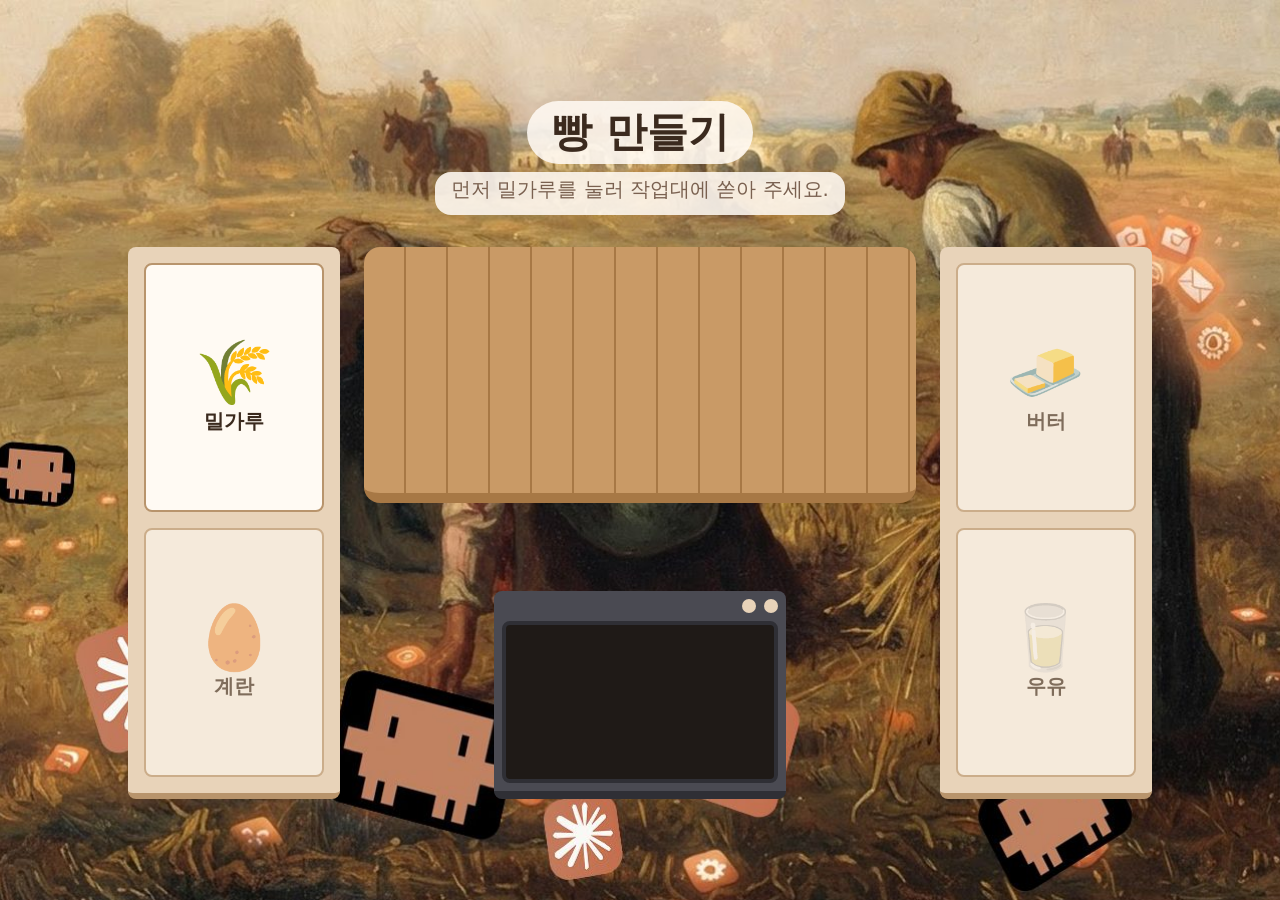
<file: game-bbang.html>
<!DOCTYPE html>
<html lang="ko">
<head>
  <meta charset="UTF-8">
  <meta name="viewport" content="width=device-width, initial-scale=1.0">
  <title>빵 만들기 미니게임 | 클래스로</title>
  <meta name="description" content="재료를 모으고 반죽을 치대어 오븐에 구워 보는 빵 만들기 미니게임입니다.">
  <link rel="stylesheet" href="css/game.css">
  <script src="js/game.js" defer></script>
</head>
<body>
  <main class="game">
    <h1 class="game-title">빵 만들기</h1>
    <p class="game-status" data-status aria-live="polite">먼저 밀가루를 눌러 작업대에 쏟아 주세요.</p>

    <div class="kitchen">
      <ul class="shelf" aria-label="재료 선반 (왼쪽)">
        <li>
          <button class="ingredient" type="button" data-ingredient="flour">
            <span class="ingredient-icon" aria-hidden="true">🌾</span>
            <span class="ingredient-name">밀가루</span>
          </button>
        </li>
        <li>
          <button class="ingredient" type="button" data-ingredient="egg" disabled>
            <span class="ingredient-icon" aria-hidden="true">🥚</span>
            <span class="ingredient-name">계란</span>
          </button>
        </li>
      </ul>

      <div class="center-area">
        <div class="workbench" data-workbench aria-label="작업대">
          <div class="flour-mound" data-flour-mound aria-hidden="true" hidden>
            <span class="flour-well" data-flour-well hidden></span>
            <span class="well-item well-milk" data-well-item="milk" hidden></span>
            <span class="well-item well-egg" data-well-item="egg" hidden><span class="egg-yolk"></span></span>
            <span class="well-item well-butter" data-well-item="butter" hidden></span>
          </div>
          <span class="fist fist-left" data-fist="left" aria-hidden="true" hidden>🤜</span>
          <span class="fist fist-right" data-fist="right" aria-hidden="true" hidden>🤛</span>
          <button class="dough" type="button" data-dough hidden>
            <span class="visually-hidden">반죽 치대기</span>
          </button>
        </div>

        <div class="controls">
          <button class="action-button" type="button" data-knead-button hidden>반죽하기</button>
          <p class="knead-count" data-knead-count hidden>0 / 10</p>
        </div>

        <div class="oven" data-oven aria-label="오븐">
          <div class="oven-top" aria-hidden="true">
            <span class="oven-knob"></span>
            <span class="oven-knob"></span>
          </div>
          <div class="oven-window" data-oven-window>
            <span class="oven-content" data-oven-content></span>
          </div>
          <progress class="bake-progress" data-bake-progress max="100" value="0" aria-label="굽기 진행률" hidden></progress>
        </div>

      </div>

      <ul class="shelf" aria-label="재료 선반 (오른쪽)">
        <li>
          <button class="ingredient" type="button" data-ingredient="butter" disabled>
            <span class="ingredient-icon" aria-hidden="true">🧈</span>
            <span class="ingredient-name">버터</span>
          </button>
        </li>
        <li>
          <button class="ingredient" type="button" data-ingredient="milk" disabled>
            <span class="ingredient-icon" aria-hidden="true">🥛</span>
            <span class="ingredient-name">우유</span>
          </button>
        </li>
      </ul>
    </div>
    <div class="result" data-result hidden>
      <div class="result-stage">
        <div class="steam" aria-hidden="true">
          <svg class="steam-wisp" viewBox="0 0 20 60"><path d="M10 58C3 48 17 40 10 30C3 20 17 12 10 2"/></svg>
          <svg class="steam-wisp" viewBox="0 0 20 60"><path d="M10 58C3 48 17 40 10 30C3 20 17 12 10 2"/></svg>
          <svg class="steam-wisp" viewBox="0 0 20 60"><path d="M10 58C3 48 17 40 10 30C3 20 17 12 10 2"/></svg>
        </div>
        <svg class="result-bread" data-result-bread viewBox="0 0 64 64" role="img" aria-label="갓 구운 식빵">
          <path d="M12 30C6 30 4 22 8 16C12 9 22 8 32 8C42 8 52 9 56 16C60 22 58 30 52 30V54Q52 58 48 58H16Q12 58 12 54Z" fill="#c47a35"/>
          <path d="M16.5 31.5C12 31 10.5 25 13 20.5C16 15.5 24 12.5 32 12.5C40 12.5 48 15.5 51 20.5C53.5 25 52 31 47.5 31.5V52Q47.5 54 45.5 54H18.5Q16.5 54 16.5 52Z" fill="#f8e3b8"/>
          <g fill="#e8c88a">
            <ellipse cx="24" cy="26" rx="1.6" ry="1"/>
            <ellipse cx="38" cy="22" rx="1.4" ry="0.9"/>
            <ellipse cx="30" cy="37" rx="1.6" ry="1"/>
            <ellipse cx="41" cy="43" rx="1.3" ry="0.9"/>
            <ellipse cx="23" cy="46" rx="1.2" ry="0.8"/>
          </g>
          <path d="M21 10.8C25 10.1 28.5 9.9 32 9.9" stroke="#e3a465" stroke-width="1.6" stroke-linecap="round" fill="none"/>
        </svg>
      </div>
      <div class="result-actions">
        <p class="result-text">빵이 완성됐어요!</p>
        <button class="action-button" type="button" data-restart>다시 만들기</button>
      </div>
    </div>
  </main>
</body>
</html>
</file>
<file: css/game.css>
:root {
  --color-bg: #fdf6ec;
  --color-text: #3b2a1e;
  --color-muted: #7a6150;
  --color-primary: #c8642c;
  --color-primary-dark: #9e4a1c;
  --color-on-primary: #ffffff;
  --color-shelf: #e8d3b9;
  --color-shelf-edge: #b8946c;
  --color-card: #fffaf3;
  --color-wood: #c99a66;
  --color-wood-dark: #a77845;
  --color-dough: #f3dfb8;
  --color-dough-shadow: #d9bb86;
  --color-oven: #4a4a52;
  --color-oven-dark: #2f2f35;
  --color-oven-window: #1f1a17;
  --color-oven-glow: #ff9d3c;
  --color-focus: #2f6fdb;

  --color-flour: #fbfaf6;
  --color-flour-light: #ffffff;
  --color-flour-shadow: #e2dbcc;
  --color-well: #ece5d6;
  --color-kraft: #d8b88a;
  --color-kraft-dark: #b8935f;
  --color-egg-shell: #f0d9bb;
  --color-egg-shell-light: #fff6ea;
  --color-egg-white: #fdfcf6;
  --color-yolk: #f5ac12;
  --color-yolk-light: #ffd970;
  --color-butter: #f6dc78;
  --color-butter-light: #fdf0b4;
  --color-butter-dark: #dcbc4f;
  --color-milk: #ffffff;
  --color-milk-pool: #e3ecf8;
  --color-glass: #c9dbe8;
  --color-glass-tint: #eef5fa;
  --shadow-soft: rgba(80, 60, 30, 0.22);
  --color-overlay: rgba(43, 28, 18, 0.62);
  --color-label-bg: rgba(255, 250, 243, 0.88);
  --image-background: url("../images/game-background.jpg");
  --color-steam: rgba(255, 255, 255, 0.85);
  --shadow-bread: rgba(0, 0, 0, 0.35);
  --result-size: 40vmin;

  --font-base: "Pretendard", "Apple SD Gothic Neo", "Malgun Gothic", system-ui, sans-serif;
  --font-size-xs: 0.6875rem;
  --font-size-sm: 0.8125rem;
  --font-size-md: 1rem;
  --font-size-lg: 1.25rem;
  --font-size-xl: clamp(1.75rem, 4.5vmin, 3rem);
  --font-size-status: clamp(1rem, 2.2vmin, 1.375rem);
  --font-size-ingredient: clamp(0.8125rem, 2.2vmin, 1.375rem);
  --icon-size: clamp(2rem, 7vmin, 5rem);
  --icon-size-lg: clamp(2.75rem, 9vmin, 6rem);
  --fist-size: clamp(2rem, 9vmin, 6rem);
  --prop-size: clamp(1rem, 3vmin, 2.4rem);
  --game-width: 80vw;
  --game-height: 80vh;

  --space-xs: 0.25rem;
  --space-sm: 0.5rem;
  --space-md: 1rem;
  --space-lg: 1.5rem;
  --space-xl: 2rem;

  --radius-sm: 0.5rem;
  --radius-md: 1rem;
  --radius-pill: 999px;

  --dough-size: clamp(5rem, 20vmin, 14rem);
  --workbench-height: 13rem;
  --oven-window-height: clamp(6rem, 18vh, 14rem);
  --particle-size: clamp(0.3rem, 0.9vmin, 0.7rem);
}

*,
*::before,
*::after {
  box-sizing: border-box;
}

html {
  min-height: 100%;
}

/* 배경 그림은 페이지 전체 높이를 채우고, 내용이 화면보다 길면 함께 스크롤된다. */
body {
  display: flex;
  align-items: center;
  justify-content: center;
  min-height: 100vh;
  margin: 0;
  font-family: var(--font-base);
  font-size: var(--font-size-md);
  color: var(--color-text);
  background: var(--color-bg) var(--image-background) center / cover no-repeat;
}

button {
  font: inherit;
  color: inherit;
  cursor: pointer;
}

button:focus-visible {
  outline: 3px solid var(--color-focus);
  outline-offset: 3px;
}

.visually-hidden {
  position: absolute;
  width: 1px;
  height: 1px;
  overflow: hidden;
  clip: rect(0 0 0 0);
  white-space: nowrap;
}

/* 레이아웃 */
.game {
  display: flex;
  flex-direction: column;
  width: var(--game-width);
  min-height: var(--game-height);
  padding-block: var(--space-md);
}

.game-title {
  align-self: center;
  margin: 0;
  padding: var(--space-xs) var(--space-lg);
  background: var(--color-label-bg);
  border-radius: var(--radius-pill);
  font-size: var(--font-size-xl);
  text-align: center;
}

.game-status {
  align-self: center;
  max-width: 100%;
  padding: var(--space-xs) var(--space-md);
  background: var(--color-label-bg);
  border-radius: var(--radius-md);
  min-height: 2.2em;
  font-size: var(--font-size-status);
  margin: var(--space-sm) 0 var(--space-xl);
  color: var(--color-muted);
  text-align: center;
}

.kitchen {
  display: grid;
  flex: 1;
  grid-template-columns: minmax(0, 1fr) minmax(0, 2.6fr) minmax(0, 1fr);
  gap: var(--space-sm);
}

/* 재료 선반 */
.shelf {
  display: flex;
  flex-direction: column;
  gap: var(--space-sm);
  margin: 0;
  padding: var(--space-sm);
  list-style: none;
  background: var(--color-shelf);
  align-self: stretch;
  border-bottom: 6px solid var(--color-shelf-edge);
  border-radius: var(--radius-sm);
}

.shelf li {
  display: flex;
  flex: 1;
}

.ingredient {
  display: flex;
  flex-direction: column;
  align-items: center;
  justify-content: center;
  gap: var(--space-xs);
  width: 100%;
  padding: var(--space-sm) var(--space-xs);
  background: var(--color-card);
  border: 2px solid var(--color-shelf-edge);
  border-radius: var(--radius-sm);
  transition: transform 0.15s ease, opacity 0.3s ease;
}

.ingredient:hover:not(:disabled) {
  transform: translateY(-3px);
}

.ingredient:disabled {
  cursor: not-allowed;
  opacity: 0.6;
}

.ingredient.is-used {
  cursor: default;
  opacity: 0.3;
}

.ingredient-icon {
  font-size: var(--icon-size);
  line-height: 1;
}

.ingredient-name {
  font-size: var(--font-size-ingredient);
  font-weight: 600;
}

/* 작업대 */
.center-area {
  display: flex;
  flex-direction: column;
  align-items: center;
  gap: var(--space-md);
}

.workbench {
  position: relative;
  flex: 1 1 auto;
  display: flex;
  align-items: center;
  justify-content: center;
  width: 100%;
  min-height: var(--workbench-height);
  background: repeating-linear-gradient(
    90deg,
    var(--color-wood) 0 2.5rem,
    var(--color-wood-dark) 2.5rem calc(2.5rem + 2px)
  );
  border-bottom: 10px solid var(--color-wood-dark);
  border-radius: var(--radius-md);
}

/* 밀가루 산과 가운데 홈 */
.flour-mound {
  position: absolute;
  right: 16%;
  bottom: 8%;
  left: 16%;
  height: 64%;
  background: radial-gradient(ellipse at 45% 20%, var(--color-flour-light), var(--color-flour) 40%, var(--color-flour-shadow));
  border-radius: 50% 50% 10% 10% / 100% 100% 10% 10%;
  box-shadow: 0 4px 0 var(--shadow-soft);
  transform-origin: 50% 100%;
}

.flour-well {
  position: absolute;
  top: 14%;
  right: 24%;
  left: 24%;
  height: 32%;
  background: radial-gradient(ellipse at 50% 60%, var(--color-well), var(--color-flour-shadow));
  border-radius: 50%;
  box-shadow: inset 0 3px 6px var(--shadow-soft);
}

.well-item {
  position: absolute;
}

.well-milk {
  top: 18%;
  right: 26%;
  left: 26%;
  height: 25%;
  background: radial-gradient(ellipse at 40% 35%, var(--color-milk), var(--color-milk-pool));
  border-radius: 50%;
}

.well-egg {
  top: 13%;
  left: 31%;
  display: flex;
  align-items: center;
  justify-content: center;
  width: 24%;
  height: 28%;
  background: var(--color-egg-white);
  border-radius: 45% 55% 50% 50% / 50% 50% 50% 50%;
  box-shadow: 0 1px 3px var(--shadow-soft);
}

.egg-yolk {
  width: 46%;
  aspect-ratio: 1;
  background: radial-gradient(circle at 35% 35%, var(--color-yolk-light), var(--color-yolk));
  border-radius: 50%;
}

.well-butter {
  top: 17%;
  right: 30%;
  width: 16%;
  height: 18%;
  background: linear-gradient(var(--color-butter-light), var(--color-butter));
  border-radius: 0.2rem;
  box-shadow: 0 2px 0 var(--color-butter-dark);
}

/* 재료 소품 (밀가루 봉투, 계란, 우유컵) */
.prop {
  position: absolute;
  font-size: var(--prop-size);
  z-index: 3;
  pointer-events: none;
}

.prop-mouth {
  position: absolute;
  top: 0;
  left: 50%;
  width: 1px;
  height: 1px;
}

.prop-flour-bag {
  top: -1.75em;
  right: 4%;
  display: flex;
  align-items: center;
  justify-content: center;
  width: 3.2em;
  height: 4em;
  background: linear-gradient(var(--color-kraft-dark) 0 18%, var(--color-kraft) 18%);
  border-radius: 0.3rem 0.3rem 0.5rem 0.5rem;
  box-shadow: 0 3px 4px var(--shadow-soft);
}

.prop-label {
  font-size: 0.45em;
  font-weight: 700;
  color: var(--color-text);
}

.prop-egg {
  top: -1.5em;
  left: calc(50% - 1.1em);
  width: 2.2em;
  height: 2.8em;
}

.egg-shell {
  position: absolute;
  inset: 0;
  background: radial-gradient(circle at 35% 30%, var(--color-egg-shell-light), var(--color-egg-shell));
  border-radius: 50% 50% 50% 50% / 60% 60% 40% 40%;
}

.egg-shell.is-left {
  clip-path: polygon(0 0, 50% 0, 40% 25%, 58% 45%, 42% 65%, 52% 82%, 48% 100%, 0 100%);
}

.egg-shell.is-right {
  clip-path: polygon(50% 0, 100% 0, 100% 100%, 48% 100%, 52% 82%, 42% 65%, 58% 45%, 40% 25%);
}

.prop-glass {
  top: -1.75em;
  left: 60%;
  width: 2em;
  height: 2.8em;
  overflow: hidden;
  background: var(--color-glass-tint);
  border: 3px solid var(--color-glass);
  border-top-width: 0;
  border-radius: 0 0 0.4rem 0.4rem;
}

.prop-glass .prop-mouth {
  left: 0;
}

.glass-milk {
  position: absolute;
  right: 0;
  bottom: 0;
  left: 0;
  height: 80%;
  background: var(--color-milk);
  transform-origin: 50% 100%;
}

/* 쏟아지고 날리는 가루·우유 입자 */
.particle {
  position: absolute;
  top: 0;
  left: 0;
  z-index: 4;
  width: var(--particle-size);
  height: var(--particle-size);
  margin: calc(var(--particle-size) / -2) 0 0 calc(var(--particle-size) / -2);
  background: var(--color-flour);
  border-radius: 50%;
  box-shadow: 0 0 2px var(--color-flour-shadow);
  pointer-events: none;
}

.particle.is-milk {
  --particle-size: 0.4rem;
  background: var(--color-milk);
}

/* 반죽 */
.dough {
  position: relative;
  z-index: 1;
  width: var(--dough-size);
  height: calc(var(--dough-size) * 0.7);
  padding: 0;
  background: radial-gradient(circle at 35% 30%, var(--color-card), var(--color-dough) 45%, var(--color-dough-shadow));
  border: 0;
  border-radius: 48% 52% 45% 55% / 60% 55% 45% 40%;
  box-shadow: 0 6px 0 var(--color-dough-shadow);
}

.dough.is-smooth {
  border-radius: 50% / 55% 55% 45% 45%;
}

.dough:disabled {
  cursor: default;
}

.fist {
  position: absolute;
  top: calc(50% - var(--fist-size) / 2);
  z-index: 2;
  font-size: var(--fist-size);
  line-height: 1;
  pointer-events: none;
}

.fist-left {
  left: 2%;
}

.fist-right {
  right: 2%;
}

/* 버튼 */
.controls {
  display: flex;
  flex-direction: column;
  align-items: center;
  justify-content: center;
  min-height: 3.5rem;
  gap: var(--space-xs);
}

.action-button {
  padding: var(--space-sm) var(--space-lg);
  font-weight: 700;
  color: var(--color-on-primary);
  background: var(--color-primary);
  border: 0;
  border-radius: var(--radius-pill);
  box-shadow: 0 4px 0 var(--color-primary-dark);
  animation: appear 0.3s ease-out;
}

.action-button:hover {
  background: var(--color-primary-dark);
}

.knead-count {
  margin: 0;
  padding: 0 var(--space-md);
  background: var(--color-label-bg);
  border-radius: var(--radius-pill);
  font-size: var(--font-size-lg);
  font-weight: 700;
}

/* 오븐 */
.oven {
  width: min(100%, calc(var(--oven-window-height) * 1.8));
  padding: var(--space-sm);
  background: var(--color-oven);
  border-bottom: 8px solid var(--color-oven-dark);
  border-radius: var(--radius-sm);
}

.oven-top {
  display: flex;
  justify-content: flex-end;
  gap: var(--space-sm);
  margin-bottom: var(--space-sm);
}

.oven-knob {
  width: 0.875rem;
  height: 0.875rem;
  background: var(--color-shelf);
  border-radius: 50%;
}

.oven-window {
  display: flex;
  align-items: center;
  justify-content: center;
  height: var(--oven-window-height);
  background: var(--color-oven-window);
  border: 4px solid var(--color-oven-dark);
  border-radius: var(--radius-sm);
  transition: box-shadow 0.5s ease, background 0.5s ease;
}

.oven.is-baking .oven-window {
  background: radial-gradient(circle, var(--color-oven-glow), var(--color-oven-window) 75%);
  box-shadow: inset 0 0 1.5rem var(--color-oven-glow);
  animation: glow 1s ease-in-out infinite alternate;
}

.oven-content {
  font-size: var(--icon-size-lg);
  line-height: 1;
}

.oven-content.is-dough {
  width: calc(var(--oven-window-height) * 0.55);
  height: calc(var(--oven-window-height) * 0.35);
  background: radial-gradient(circle at 35% 30%, var(--color-card), var(--color-dough) 45%, var(--color-dough-shadow));
  border-radius: 50% / 55% 55% 45% 45%;
}

.bake-progress {
  width: 100%;
  margin-top: var(--space-sm);
  accent-color: var(--color-oven-glow);
}

/* 오븐으로 날아가는 반죽 */
.flying-item {
  position: fixed;
  top: 0;
  left: 0;
  z-index: 10;
  pointer-events: none;
}

.flying-item.is-dough {
  width: 4rem;
  height: 2.5rem;
  background: var(--color-dough);
  border-radius: 50%;
}

/* 애니메이션 */
@keyframes appear {
  from { transform: scale(0.6); opacity: 0; }
  to { transform: scale(1); opacity: 1; }
}

@keyframes glow {
  from { box-shadow: inset 0 0 1rem var(--color-oven-glow); }
  to { box-shadow: inset 0 0 2.5rem var(--color-oven-glow); }
}

/* 완성된 빵: 화면 중앙 40% 크기 + 김 */
.result {
  position: fixed;
  inset: 0;
  z-index: 20;
  display: flex;
  flex-direction: column;
  align-items: center;
  justify-content: center;
  padding-inline: var(--space-md);
  background: var(--color-overlay);
}

.result-stage {
  position: relative;
  width: var(--result-size);
  max-width: 100%;
  aspect-ratio: 1;
}

.result-bread {
  display: block;
  width: 100%;
  height: 100%;
  filter: drop-shadow(0 1.5vmin 2vmin var(--shadow-bread));
}

.steam {
  position: absolute;
  right: 20%;
  bottom: 84%;
  left: 20%;
  display: flex;
  justify-content: space-between;
  height: 55%;
  pointer-events: none;
}

.steam-wisp {
  width: 22%;
  height: 100%;
  overflow: visible;
  opacity: 0;
  filter: blur(0.4vmin);
}

.steam-wisp path {
  fill: none;
  stroke: var(--color-steam);
  stroke-width: 4;
  stroke-linecap: round;
}

.result.is-steaming .steam-wisp {
  animation: steam 2.4s ease-in-out infinite;
}

.result.is-steaming .steam-wisp:nth-child(2) {
  animation-delay: 0.8s;
}

.result.is-steaming .steam-wisp:nth-child(3) {
  animation-delay: 1.6s;
}

.result-actions {
  position: absolute;
  top: calc(50% + var(--result-size) / 2 + var(--space-lg));
  right: 0;
  left: 0;
  display: flex;
  flex-direction: column;
  align-items: center;
  gap: var(--space-md);
}

.result-text {
  margin: 0;
  font-size: var(--font-size-xl);
  font-weight: 700;
  color: var(--color-on-primary);
}

@keyframes steam {
  0% { transform: translateY(25%) scaleX(0.7); opacity: 0; }
  30% { opacity: 1; }
  100% { transform: translateY(-35%) scaleX(1.3); opacity: 0; }
}

@media (min-width: 48rem) {
  :root {
    --workbench-height: 16rem;
  }

  .kitchen {
    gap: var(--space-lg);
  }

  .shelf {
    gap: var(--space-md);
    padding: var(--space-md);
  }

  .fist-left {
    left: 6%;
  }

  .fist-right {
    right: 6%;
  }
}

@media (prefers-reduced-motion: reduce) {
  .ingredient,
  .oven-window {
    transition: none;
  }

  .action-button,
  .oven.is-baking .oven-window,
  .result.is-steaming .steam-wisp {
    animation: none;
  }

  .result.is-steaming .steam-wisp {
    opacity: 0.7;
  }
}

[hidden] {
  display: none;
}
</file>
